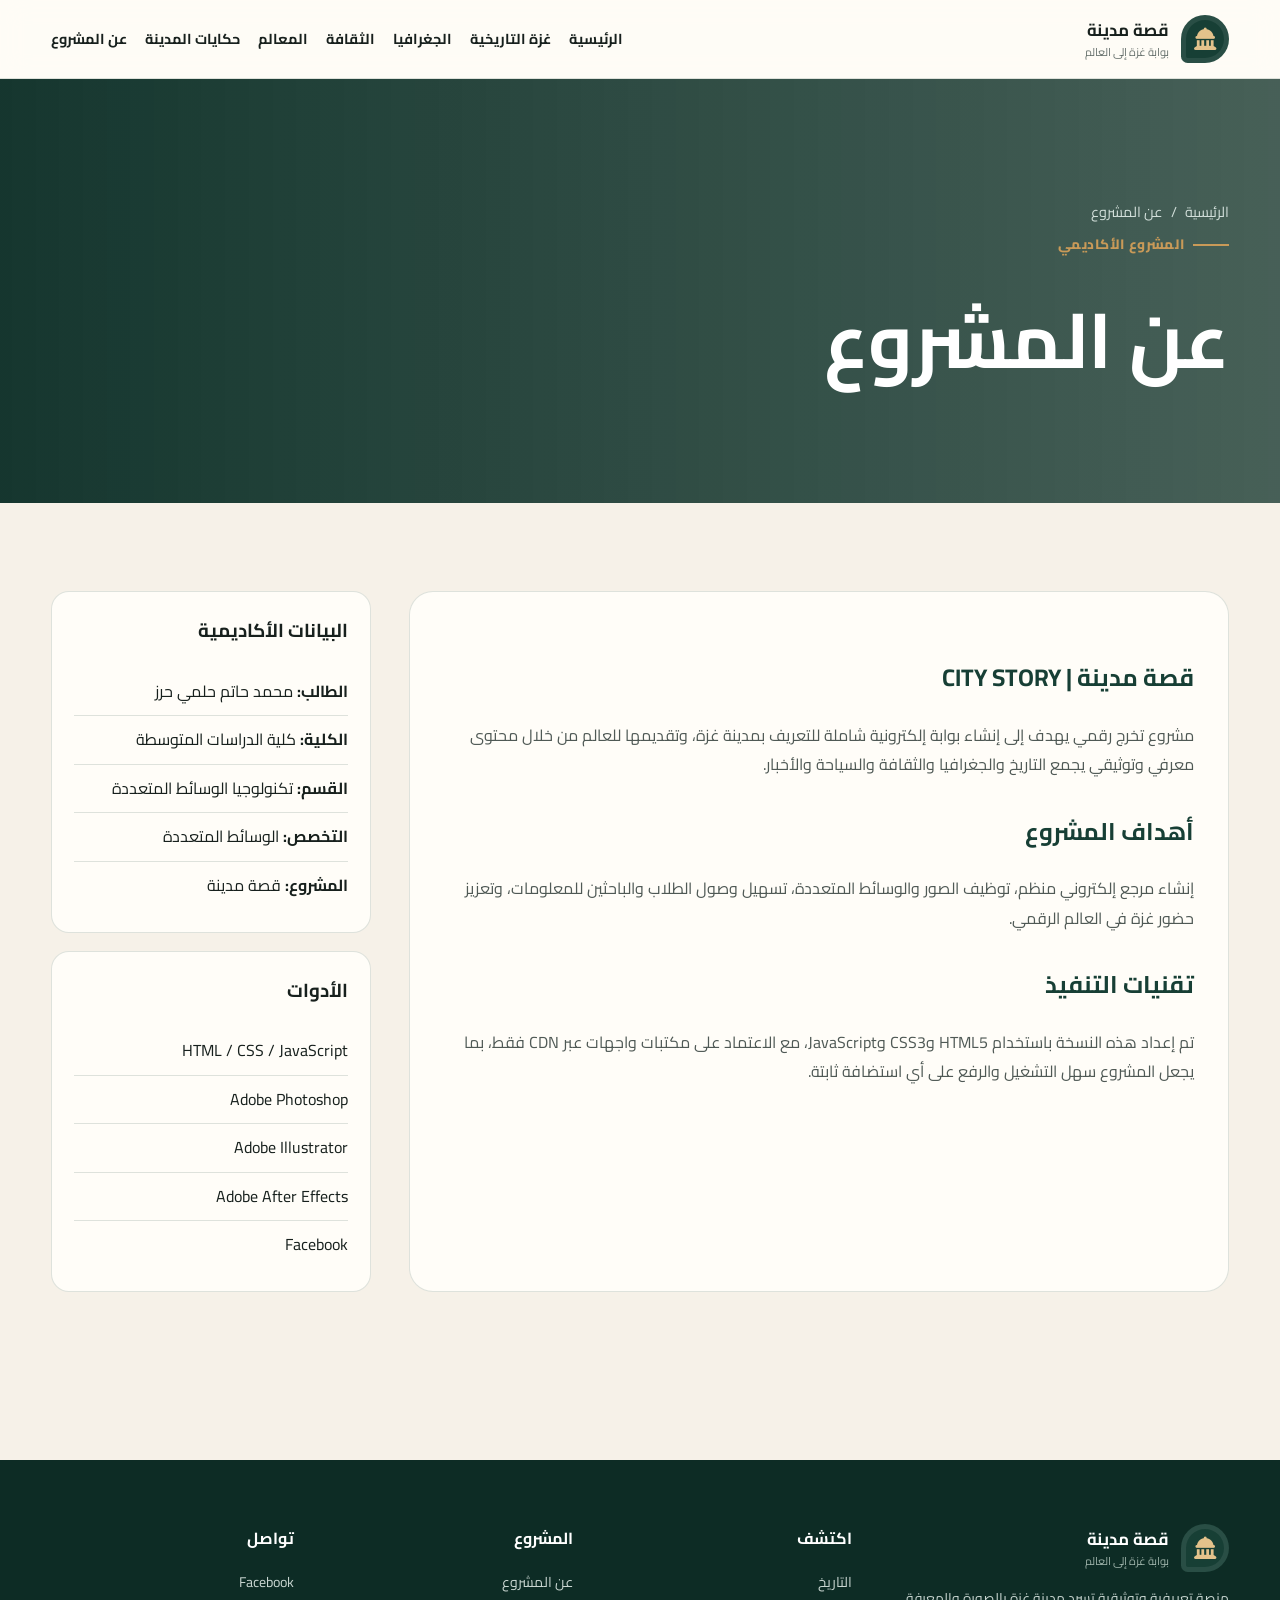
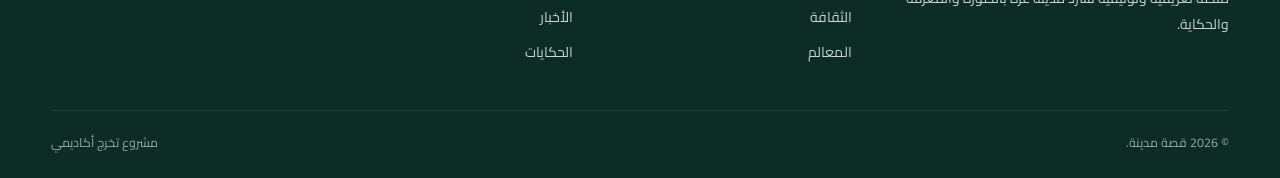
<file: about.html>
<!DOCTYPE html><html lang="ar" dir="rtl"><head><meta charset="UTF-8"><meta name="viewport" content="width=device-width,initial-scale=1.0"><title>عن المشروع | قصة مدينة</title><link rel="stylesheet" href="assets/css/style.css"><link rel="stylesheet" href="https://cdnjs.cloudflare.com/ajax/libs/font-awesome/6.5.2/css/all.min.css"></head><body><nav class="navbar"><div class="container nav-wrap"><a class="brand" href="index.html"><span class="logo-mark"><i class="fa-solid fa-landmark-dome"></i></span><span><strong>قصة مدينة</strong><small>بوابة غزة إلى العالم</small></span></a><button class="menu-btn"><i class="fa-solid fa-bars"></i></button><div class="nav-links"><a href="index.html">الرئيسية</a><a href="history.html">غزة التاريخية</a><a href="geography.html">الجغرافيا</a><a href="culture.html">الثقافة</a><a href="landmarks.html">المعالم</a><a href="stories.html">حكايات المدينة</a><a href="about.html">عن المشروع</a></div></div></nav><header class="page-hero"><div class="container"><div class="breadcrumbs"><a href="index.html">الرئيسية</a><span>/</span><span>عن المشروع</span></div><span class="eyebrow">المشروع الأكاديمي</span><h1>عن المشروع</h1></div></header><section class="section"><div class="container content-layout"><article class="article reveal"><h2>قصة مدينة | CITY STORY</h2><p>مشروع تخرج رقمي يهدف إلى إنشاء بوابة إلكترونية شاملة للتعريف بمدينة غزة، وتقديمها للعالم من خلال محتوى معرفي وتوثيقي يجمع التاريخ والجغرافيا والثقافة والسياحة والأخبار.</p><h2>أهداف المشروع</h2><p>إنشاء مرجع إلكتروني منظم، توظيف الصور والوسائط المتعددة، تسهيل وصول الطلاب والباحثين للمعلومات، وتعزيز حضور غزة في العالم الرقمي.</p><h2>تقنيات التنفيذ</h2><p>تم إعداد هذه النسخة باستخدام HTML5 وCSS3 وJavaScript، مع الاعتماد على مكتبات واجهات عبر CDN فقط، بما يجعل المشروع سهل التشغيل والرفع على أي استضافة ثابتة.</p></article><aside class="sidebar"><div class="side-card"><h3>البيانات الأكاديمية</h3><ul><li><strong>الطالب:</strong> محمد حاتم حلمي حرز</li><li><strong>الكلية:</strong> كلية الدراسات المتوسطة</li><li><strong>القسم:</strong> تكنولوجيا الوسائط المتعددة</li><li><strong>التخصص:</strong> الوسائط المتعددة</li><li><strong>المشروع:</strong> قصة مدينة</li></ul></div><div class="side-card"><h3>الأدوات</h3><ul><li>HTML / CSS / JavaScript</li><li>Adobe Photoshop</li><li>Adobe Illustrator</li><li>Adobe After Effects</li><li>Facebook</li></ul></div></aside></div></section><footer><div class="container"><div class="footer-grid"><div><a class="brand" href="index.html"><span class="logo-mark"><i class="fa-solid fa-landmark-dome"></i></span><span><strong style="color:#fff">قصة مدينة</strong><small style="color:#9eb3aa">بوابة غزة إلى العالم</small></span></a><p style="font-size:.87rem;max-width:390px">منصة تعريفية وتوثيقية تسرد مدينة غزة بالصورة والمعرفة والحكاية.</p></div><div><h4 class="footer-title">اكتشف</h4><div class="footer-links"><a href="history.html">التاريخ</a><a href="culture.html">الثقافة</a><a href="landmarks.html">المعالم</a></div></div><div><h4 class="footer-title">المشروع</h4><div class="footer-links"><a href="about.html">عن المشروع</a><a href="news.html">الأخبار</a><a href="stories.html">الحكايات</a></div></div><div><h4 class="footer-title">تواصل</h4><div class="footer-links"><a target="_blank" href="https://www.facebook.com/profile.php?id=100092362755711">Facebook</a></div></div></div><div class="footer-bottom"><span>© <span id="year"></span> قصة مدينة.</span><span>مشروع تخرج أكاديمي</span></div></div></footer><script src="assets/js/main.js"></script></body></html>
</file>
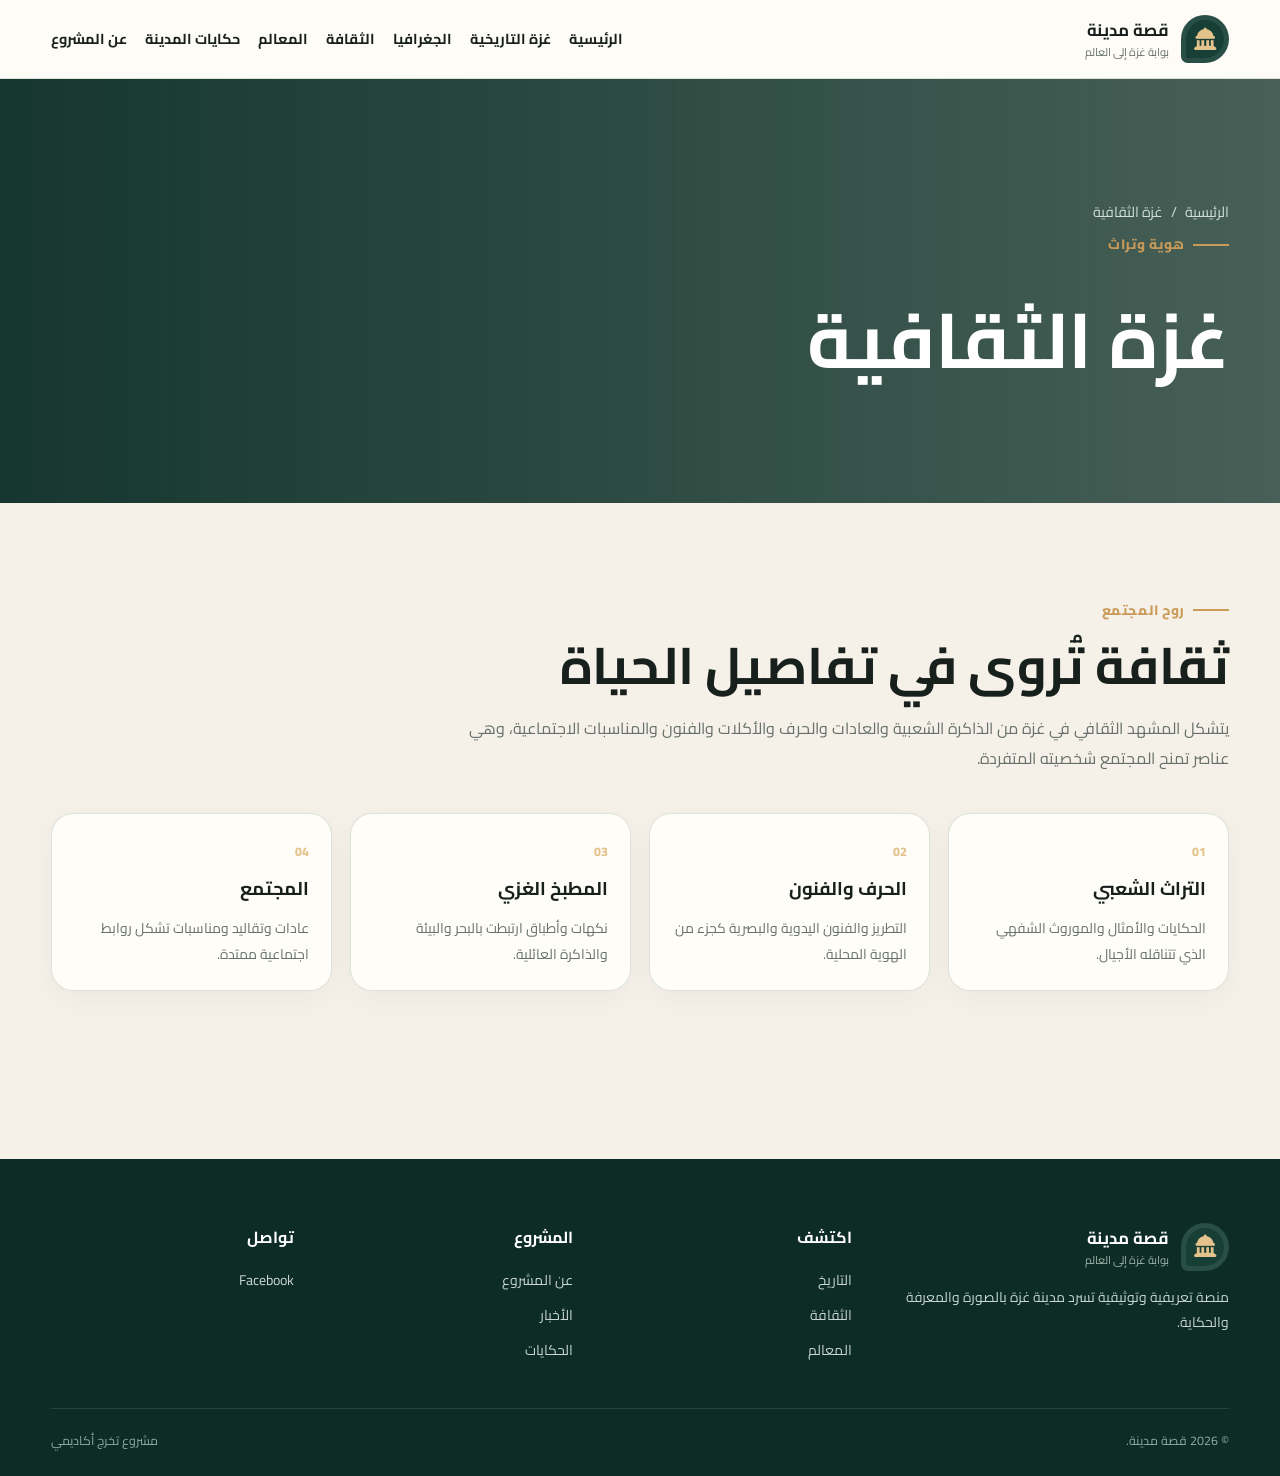
<file: culture.html>
<!DOCTYPE html><html lang="ar" dir="rtl"><head><meta charset="UTF-8"><meta name="viewport" content="width=device-width,initial-scale=1.0"><title>غزة الثقافية | قصة مدينة</title><link rel="stylesheet" href="assets/css/style.css"><link rel="stylesheet" href="https://cdnjs.cloudflare.com/ajax/libs/font-awesome/6.5.2/css/all.min.css"></head><body><nav class="navbar"><div class="container nav-wrap"><a class="brand" href="index.html"><span class="logo-mark"><i class="fa-solid fa-landmark-dome"></i></span><span><strong>قصة مدينة</strong><small>بوابة غزة إلى العالم</small></span></a><button class="menu-btn"><i class="fa-solid fa-bars"></i></button><div class="nav-links"><a href="index.html">الرئيسية</a><a href="history.html">غزة التاريخية</a><a href="geography.html">الجغرافيا</a><a href="culture.html">الثقافة</a><a href="landmarks.html">المعالم</a><a href="stories.html">حكايات المدينة</a><a href="about.html">عن المشروع</a></div></div></nav><header class="page-hero"><div class="container"><div class="breadcrumbs"><a href="index.html">الرئيسية</a><span>/</span><span>غزة الثقافية</span></div><span class="eyebrow">هوية وتراث</span><h1>غزة الثقافية</h1></div></header><section class="section"><div class="container"><span class="eyebrow">روح المجتمع</span><h2 class="section-title">ثقافة تُروى في تفاصيل الحياة</h2><p class="section-lead">يتشكل المشهد الثقافي في غزة من الذاكرة الشعبية والعادات والحرف والأكلات والفنون والمناسبات الاجتماعية، وهي عناصر تمنح المجتمع شخصيته المتفردة.</p><div class="cards"><article class="card reveal"><div class="card-body"><span class="num">01</span><h3>التراث الشعبي</h3><p>الحكايات والأمثال والموروث الشفهي الذي تتناقله الأجيال.</p></div></article><article class="card reveal"><div class="card-body"><span class="num">02</span><h3>الحرف والفنون</h3><p>التطريز والفنون اليدوية والبصرية كجزء من الهوية المحلية.</p></div></article><article class="card reveal"><div class="card-body"><span class="num">03</span><h3>المطبخ الغزي</h3><p>نكهات وأطباق ارتبطت بالبحر والبيئة والذاكرة العائلية.</p></div></article><article class="card reveal"><div class="card-body"><span class="num">04</span><h3>المجتمع</h3><p>عادات وتقاليد ومناسبات تشكل روابط اجتماعية ممتدة.</p></div></article></div></div></section><footer><div class="container"><div class="footer-grid"><div><a class="brand" href="index.html"><span class="logo-mark"><i class="fa-solid fa-landmark-dome"></i></span><span><strong style="color:#fff">قصة مدينة</strong><small style="color:#9eb3aa">بوابة غزة إلى العالم</small></span></a><p style="font-size:.87rem;max-width:390px">منصة تعريفية وتوثيقية تسرد مدينة غزة بالصورة والمعرفة والحكاية.</p></div><div><h4 class="footer-title">اكتشف</h4><div class="footer-links"><a href="history.html">التاريخ</a><a href="culture.html">الثقافة</a><a href="landmarks.html">المعالم</a></div></div><div><h4 class="footer-title">المشروع</h4><div class="footer-links"><a href="about.html">عن المشروع</a><a href="news.html">الأخبار</a><a href="stories.html">الحكايات</a></div></div><div><h4 class="footer-title">تواصل</h4><div class="footer-links"><a target="_blank" href="https://www.facebook.com/profile.php?id=100092362755711">Facebook</a></div></div></div><div class="footer-bottom"><span>© <span id="year"></span> قصة مدينة.</span><span>مشروع تخرج أكاديمي</span></div></div></footer><script src="assets/js/main.js"></script></body></html>
</file>
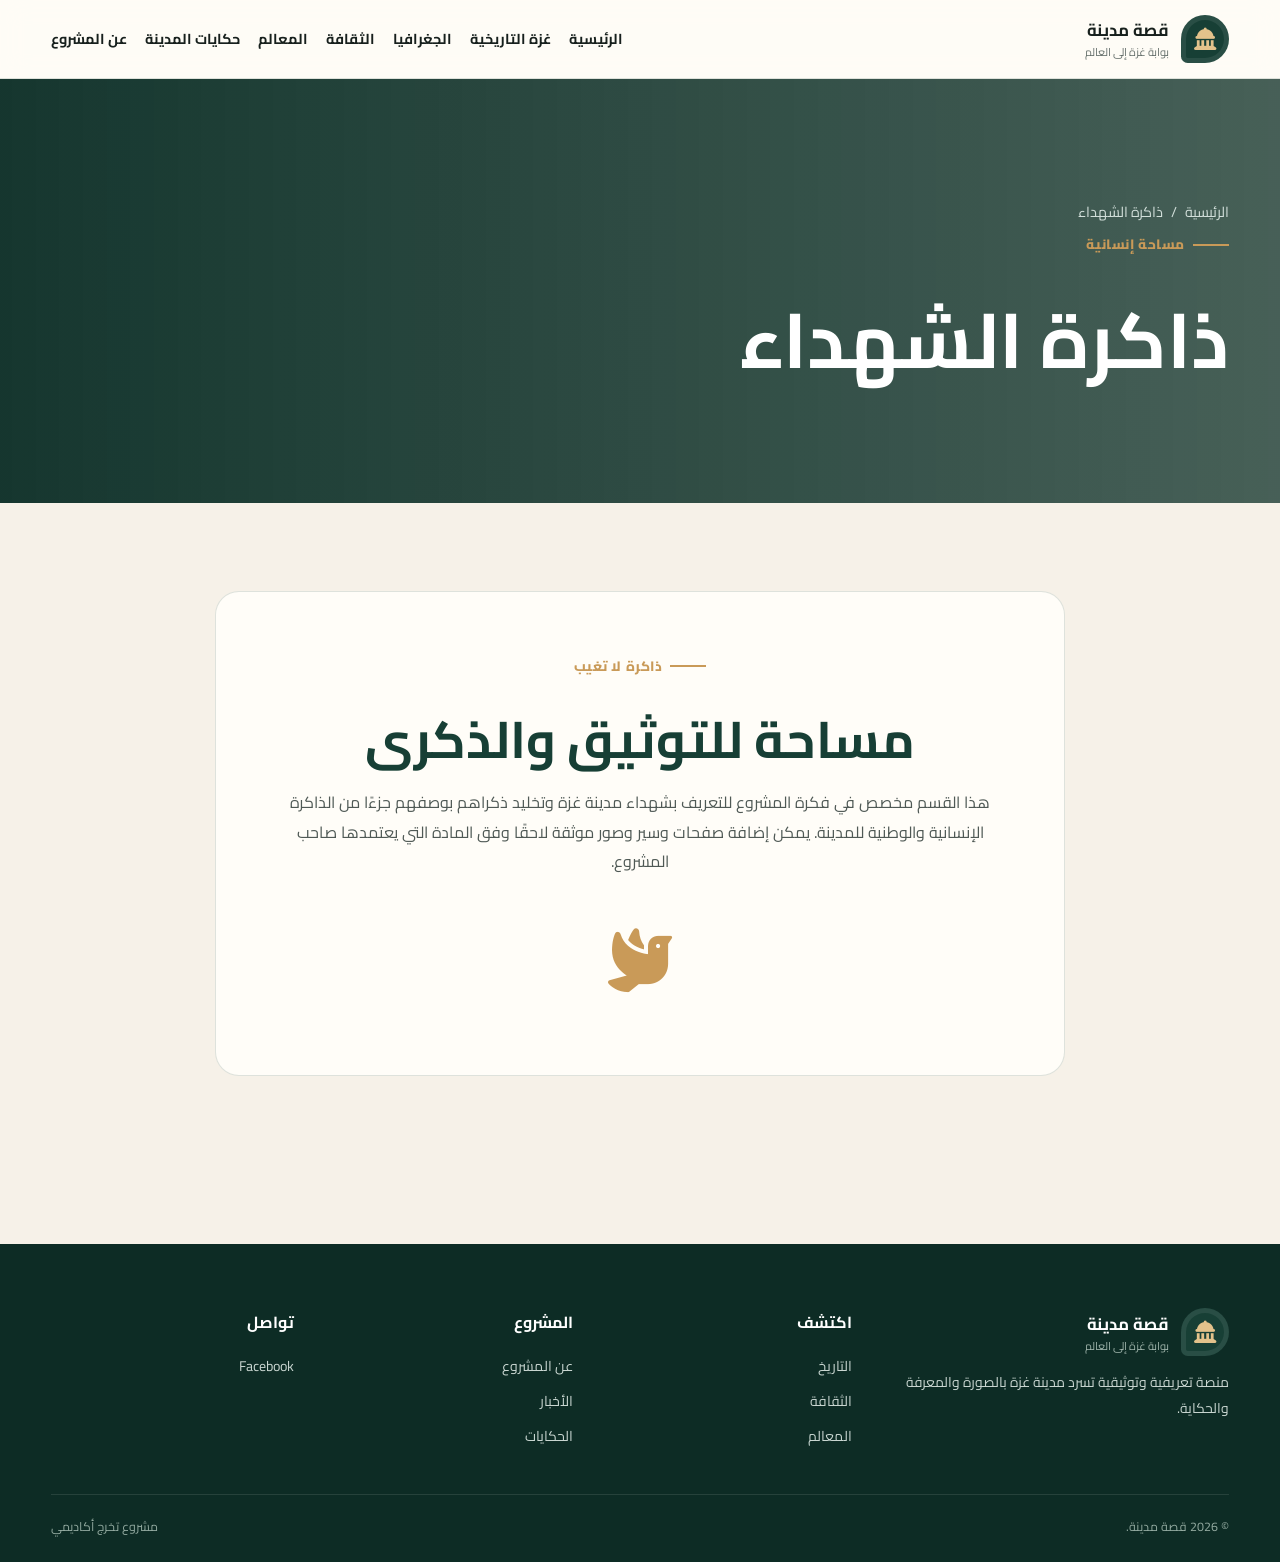
<file: martyrs.html>
<!DOCTYPE html><html lang="ar" dir="rtl"><head><meta charset="UTF-8"><meta name="viewport" content="width=device-width,initial-scale=1.0"><title>ذاكرة الشهداء | قصة مدينة</title><link rel="stylesheet" href="assets/css/style.css"><link rel="stylesheet" href="https://cdnjs.cloudflare.com/ajax/libs/font-awesome/6.5.2/css/all.min.css"></head><body><nav class="navbar"><div class="container nav-wrap"><a class="brand" href="index.html"><span class="logo-mark"><i class="fa-solid fa-landmark-dome"></i></span><span><strong>قصة مدينة</strong><small>بوابة غزة إلى العالم</small></span></a><button class="menu-btn"><i class="fa-solid fa-bars"></i></button><div class="nav-links"><a href="index.html">الرئيسية</a><a href="history.html">غزة التاريخية</a><a href="geography.html">الجغرافيا</a><a href="culture.html">الثقافة</a><a href="landmarks.html">المعالم</a><a href="stories.html">حكايات المدينة</a><a href="about.html">عن المشروع</a></div></div></nav><header class="page-hero"><div class="container"><div class="breadcrumbs"><a href="index.html">الرئيسية</a><span>/</span><span>ذاكرة الشهداء</span></div><span class="eyebrow">مساحة إنسانية</span><h1>ذاكرة الشهداء</h1></div></header><section class="section"><div class="container"><div class="article reveal" style="max-width:850px;margin:auto;text-align:center;padding:55px"><span class="eyebrow">ذاكرة لا تغيب</span><h2 class="section-title">مساحة للتوثيق والذكرى</h2><p class="section-lead" style="margin:auto">هذا القسم مخصص في فكرة المشروع للتعريف بشهداء مدينة غزة وتخليد ذكراهم بوصفهم جزءًا من الذاكرة الإنسانية والوطنية للمدينة. يمكن إضافة صفحات وسير وصور موثقة لاحقًا وفق المادة التي يعتمدها صاحب المشروع.</p><div style="font-size:4rem;color:var(--sand);margin-top:25px"><i class="fa-solid fa-dove"></i></div></div></div></section><footer><div class="container"><div class="footer-grid"><div><a class="brand" href="index.html"><span class="logo-mark"><i class="fa-solid fa-landmark-dome"></i></span><span><strong style="color:#fff">قصة مدينة</strong><small style="color:#9eb3aa">بوابة غزة إلى العالم</small></span></a><p style="font-size:.87rem;max-width:390px">منصة تعريفية وتوثيقية تسرد مدينة غزة بالصورة والمعرفة والحكاية.</p></div><div><h4 class="footer-title">اكتشف</h4><div class="footer-links"><a href="history.html">التاريخ</a><a href="culture.html">الثقافة</a><a href="landmarks.html">المعالم</a></div></div><div><h4 class="footer-title">المشروع</h4><div class="footer-links"><a href="about.html">عن المشروع</a><a href="news.html">الأخبار</a><a href="stories.html">الحكايات</a></div></div><div><h4 class="footer-title">تواصل</h4><div class="footer-links"><a target="_blank" href="https://www.facebook.com/profile.php?id=100092362755711">Facebook</a></div></div></div><div class="footer-bottom"><span>© <span id="year"></span> قصة مدينة.</span><span>مشروع تخرج أكاديمي</span></div></div></footer><script src="assets/js/main.js"></script></body></html>
</file>
<file: assets/css/style.css>
@import url('https://fonts.googleapis.com/css2?family=Cairo:wght@300;400;500;600;700;800;900&family=Tajawal:wght@300;400;500;700;800&display=swap');

:root{--bg:#f6f1e8;--paper:#fffdf8;--ink:#17201d;--muted:#66706c;--green:#173f35;--green2:#285c4d;--sand:#c99a58;--sand2:#e3c28b;--red:#9c3c39;--line:rgba(23,63,53,.14);--shadow:0 18px 60px rgba(23,32,29,.12);--radius:24px}
*{box-sizing:border-box}html{scroll-behavior:smooth}body{margin:0;background:var(--bg);color:var(--ink);font-family:'Cairo',sans-serif;line-height:1.85}a{text-decoration:none;color:inherit}img{max-width:100%;display:block}button,input,textarea{font:inherit}.container{width:min(1180px,92%);margin:auto}.section{padding:88px 0}.eyebrow{display:inline-flex;align-items:center;gap:8px;color:var(--sand);font-weight:800;font-size:.85rem;letter-spacing:.04em}.eyebrow:before{content:"";width:36px;height:2px;background:var(--sand)}.section-title{font-size:clamp(2rem,4vw,3.6rem);line-height:1.2;margin:12px 0 18px}.section-lead{color:var(--muted);max-width:760px}.btn{display:inline-flex;align-items:center;justify-content:center;gap:10px;padding:13px 22px;border-radius:999px;border:1px solid transparent;font-weight:800;transition:.25s}.btn-primary{background:var(--sand);color:#1e261f}.btn-primary:hover{transform:translateY(-2px);box-shadow:0 12px 30px rgba(201,154,88,.28)}.btn-outline{border-color:rgba(255,255,255,.35);color:#fff}.btn-outline:hover{background:#fff;color:var(--green)}

.topbar{background:#102f28;color:#d8e4df;font-size:.83rem;padding:7px 0}.topbar .container{display:flex;justify-content:space-between;gap:20px;align-items:center}.topbar span{display:flex;gap:8px;align-items:center}.navbar{position:sticky;top:0;z-index:100;background:rgba(255,253,248,.9);backdrop-filter:blur(14px);border-bottom:1px solid var(--line)}.nav-wrap{height:78px;display:flex;align-items:center;justify-content:space-between;gap:24px}.brand{display:flex;align-items:center;gap:12px}.logo-mark{width:48px;height:48px;border-radius:50% 50% 50% 14%;background:var(--green);color:var(--sand2);display:grid;place-items:center;font-size:1.4rem;box-shadow:inset 0 0 0 5px rgba(255,255,255,.08)}.brand strong{display:block;font-size:1.05rem}.brand small{display:block;color:var(--muted);font-size:.7rem;margin-top:-4px}.nav-links{display:flex;align-items:center;gap:18px;font-size:.9rem;font-weight:700}.nav-links a{position:relative}.nav-links a:after{content:"";position:absolute;right:0;bottom:-9px;width:0;height:2px;background:var(--sand);transition:.25s}.nav-links a:hover:after,.nav-links a.active:after{width:100%}.menu-btn{display:none;border:0;background:transparent;font-size:1.4rem;color:var(--green)}

.hero{min-height:680px;display:flex;align-items:center;position:relative;color:white;overflow:hidden;background:linear-gradient(90deg,rgba(10,34,29,.94),rgba(10,34,29,.66),rgba(10,34,29,.2)),url('https://commons.wikimedia.org/wiki/Special:FilePath/Gaza%20City.JPG') center/cover}.hero:after{content:"";position:absolute;inset:auto 0 0;height:180px;background:linear-gradient(transparent,var(--bg))}.hero .container{position:relative;z-index:2}.hero-content{max-width:720px;padding:80px 0 130px}.hero-kicker{display:flex;gap:12px;align-items:center;color:#f1d39f;font-weight:700}.hero-kicker:before{content:"";width:45px;height:1px;background:#f1d39f}.hero h1{font-size:clamp(3rem,7vw,6.5rem);line-height:1.05;margin:20px 0 22px;font-weight:900}.hero h1 span{color:var(--sand2)}.hero p{font-size:1.08rem;color:#e8efec;max-width:660px}.hero-actions{display:flex;gap:12px;flex-wrap:wrap;margin-top:34px}.hero-stats{display:grid;grid-template-columns:repeat(3,minmax(130px,1fr));max-width:620px;margin-top:48px;border-top:1px solid rgba(255,255,255,.2)}.hero-stat{padding:22px 10px;border-left:1px solid rgba(255,255,255,.15)}.hero-stat:last-child{border-left:0}.hero-stat b{display:block;font-size:1.35rem;color:#fff}.hero-stat span{font-size:.8rem;color:#c5d4ce}

.story-grid{display:grid;grid-template-columns:1.05fr .95fr;gap:58px;align-items:center}.story-image{position:relative}.story-image img{height:560px;width:100%;object-fit:cover;border-radius:var(--radius);box-shadow:var(--shadow)}.story-image:before{content:"";position:absolute;right:-18px;top:-18px;width:130px;height:130px;border:2px solid var(--sand);border-radius:22px;z-index:-1}.quote-card{position:absolute;left:-28px;bottom:35px;background:var(--green);color:#fff;padding:24px;width:min(330px,80%);border-radius:18px;box-shadow:var(--shadow)}.quote-card i{color:var(--sand2);font-size:1.4rem}.quote-card p{margin:10px 0 0;font-size:.93rem}.feature-list{display:grid;gap:16px;margin-top:28px}.feature{display:flex;gap:15px;align-items:flex-start}.feature-icon{min-width:42px;height:42px;border-radius:12px;display:grid;place-items:center;background:#e7ddcb;color:var(--green)}.feature h4{margin:0 0 3px}.feature p{margin:0;color:var(--muted);font-size:.9rem}

.dark-section{background:var(--green);color:white;position:relative;overflow:hidden}.dark-section:before{content:"";position:absolute;width:420px;height:420px;border-radius:50%;border:1px solid rgba(255,255,255,.08);left:-140px;top:-180px}.dark-section .section-lead{color:#bfd0c9}.cards{display:grid;grid-template-columns:repeat(4,1fr);gap:18px;margin-top:40px}.card{background:var(--paper);border:1px solid var(--line);border-radius:22px;overflow:hidden;transition:.3s;box-shadow:0 8px 30px rgba(0,0,0,.04)}.card:hover{transform:translateY(-8px);box-shadow:var(--shadow)}.dark-section .card{background:rgba(255,255,255,.075);border-color:rgba(255,255,255,.1);box-shadow:none}.card-media{height:210px;overflow:hidden}.card-media img{width:100%;height:100%;object-fit:cover;transition:.45s}.card:hover .card-media img{transform:scale(1.06)}.card-body{padding:22px}.card-body .num{color:var(--sand2);font-size:.78rem;font-weight:800}.card-body h3{margin:6px 0 10px;font-size:1.15rem}.card-body p{margin:0;color:var(--muted);font-size:.87rem}.dark-section .card-body p{color:#bfd0c9}.card-link{display:inline-flex;gap:8px;align-items:center;margin-top:14px;color:var(--sand);font-weight:800;font-size:.85rem}

.landmarks{display:grid;grid-template-columns:1.2fr .8fr .8fr;grid-auto-rows:260px;gap:16px;margin-top:40px}.landmark{position:relative;border-radius:22px;overflow:hidden;color:white}.landmark:first-child{grid-row:span 2}.landmark img{width:100%;height:100%;object-fit:cover;transition:.45s}.landmark:hover img{transform:scale(1.06)}.landmark:after{content:"";position:absolute;inset:0;background:linear-gradient(transparent 25%,rgba(7,28,23,.86))}.landmark-caption{position:absolute;z-index:2;right:22px;left:22px;bottom:18px}.landmark-caption small{color:#f1d39f}.landmark-caption h3{margin:4px 0 0}

.timeline{margin-top:38px;position:relative}.timeline:before{content:"";position:absolute;right:20px;top:0;bottom:0;width:2px;background:var(--line)}.timeline-item{position:relative;padding:0 66px 38px 0}.timeline-dot{position:absolute;right:10px;top:5px;width:22px;height:22px;border-radius:50%;background:var(--sand);border:5px solid var(--bg);box-shadow:0 0 0 1px var(--sand)}.timeline-item h3{margin:0 0 6px}.timeline-item p{margin:0;color:var(--muted)}

.page-hero{padding:120px 0 80px;background:linear-gradient(90deg,rgba(12,47,39,.96),rgba(12,47,39,.75)),url('https://commons.wikimedia.org/wiki/Special:FilePath/Gaza%20City%20banner.jpg') center/cover;color:white}.page-hero h1{font-size:clamp(2.6rem,6vw,5rem);margin:12px 0}.breadcrumbs{display:flex;gap:8px;color:#d2dfda;font-size:.9rem}.content-layout{display:grid;grid-template-columns:1fr 320px;gap:38px}.article{background:var(--paper);border-radius:24px;padding:34px;border:1px solid var(--line)}.article h2{color:var(--green);margin-top:30px}.article p{color:#4f5955}.sidebar{display:grid;gap:18px;align-content:start}.side-card{background:var(--paper);border:1px solid var(--line);padding:22px;border-radius:18px}.side-card h3{margin-top:0}.side-card ul{padding:0;margin:0;list-style:none}.side-card li{padding:9px 0;border-bottom:1px solid var(--line)}.side-card li:last-child{border-bottom:0}

.gallery-grid{display:grid;grid-template-columns:repeat(3,1fr);gap:16px}.gallery-grid img{height:260px;width:100%;object-fit:cover;border-radius:18px}.facts{display:grid;grid-template-columns:repeat(3,1fr);gap:16px;margin-top:30px}.fact{background:var(--paper);padding:22px;border-radius:18px;border:1px solid var(--line)}.fact i{color:var(--sand);font-size:1.3rem}.fact b{display:block;font-size:1.5rem;margin-top:8px}.fact span{color:var(--muted);font-size:.84rem}

.cta{background:linear-gradient(100deg,#173f35,#285c4d);color:white;border-radius:30px;padding:48px;display:flex;justify-content:space-between;align-items:center;gap:30px;position:relative;overflow:hidden}.cta:after{content:"قصة مدينة";position:absolute;left:20px;bottom:-30px;font-weight:900;font-size:7rem;color:rgba(255,255,255,.035);white-space:nowrap}.cta h2{margin:0 0 8px;font-size:2rem}.cta p{margin:0;color:#c8d8d1}

footer{background:#0d2c25;color:#c9d6d1;padding:64px 0 24px;margin-top:80px}.footer-grid{display:grid;grid-template-columns:1.4fr 1fr 1fr 1fr;gap:36px}.footer-title{color:#fff;margin:0 0 15px}.footer-links{display:grid;gap:9px;font-size:.88rem}.footer-links a:hover{color:var(--sand2)}.socials{display:flex;gap:9px;margin-top:18px}.socials a{width:38px;height:38px;border:1px solid rgba(255,255,255,.15);border-radius:50%;display:grid;place-items:center}.footer-bottom{margin-top:45px;padding-top:20px;border-top:1px solid rgba(255,255,255,.1);display:flex;justify-content:space-between;gap:20px;font-size:.78rem;color:#93aaa0}

.reveal{opacity:0;transform:translateY(22px);transition:.7s}.reveal.show{opacity:1;transform:none}.filter-bar{display:flex;gap:10px;flex-wrap:wrap;margin:28px 0}.filter-btn{border:1px solid var(--line);background:var(--paper);padding:10px 16px;border-radius:999px;cursor:pointer;font-weight:700}.filter-btn.active{background:var(--green);color:white}.news-grid{display:grid;grid-template-columns:repeat(3,1fr);gap:20px}.news-card{background:var(--paper);border:1px solid var(--line);border-radius:20px;overflow:hidden}.news-card img{height:210px;width:100%;object-fit:cover}.news-card .body{padding:20px}.news-card time{font-size:.75rem;color:var(--sand);font-weight:800}.news-card h3{font-size:1.05rem}.news-card p{font-size:.86rem;color:var(--muted)}

@media(max-width:980px){.nav-links{position:fixed;top:78px;right:0;left:0;background:var(--paper);padding:22px 5%;display:none;flex-direction:column;align-items:flex-start;border-bottom:1px solid var(--line)}.nav-links.open{display:flex}.menu-btn{display:block}.cards{grid-template-columns:repeat(2,1fr)}.story-grid,.content-layout{grid-template-columns:1fr}.story-image{order:2}.landmarks{grid-template-columns:1fr 1fr}.landmark:first-child{grid-column:span 2;grid-row:auto}.footer-grid{grid-template-columns:1fr 1fr}.news-grid{grid-template-columns:repeat(2,1fr)}}
@media(max-width:640px){.topbar{display:none}.nav-wrap{height:70px}.nav-links{top:70px}.hero{min-height:760px}.hero h1{font-size:3.4rem}.hero-stats{grid-template-columns:1fr 1fr}.hero-stat:last-child{display:none}.section{padding:62px 0}.cards,.facts,.gallery-grid,.news-grid{grid-template-columns:1fr}.landmarks{grid-template-columns:1fr;grid-auto-rows:250px}.landmark:first-child{grid-column:auto}.story-image img{height:430px}.quote-card{left:10px;bottom:20px}.cta{padding:32px;display:block}.cta .btn{margin-top:20px}.footer-grid{grid-template-columns:1fr}.footer-bottom{display:block}.page-hero{padding:90px 0 60px}}
</file>
